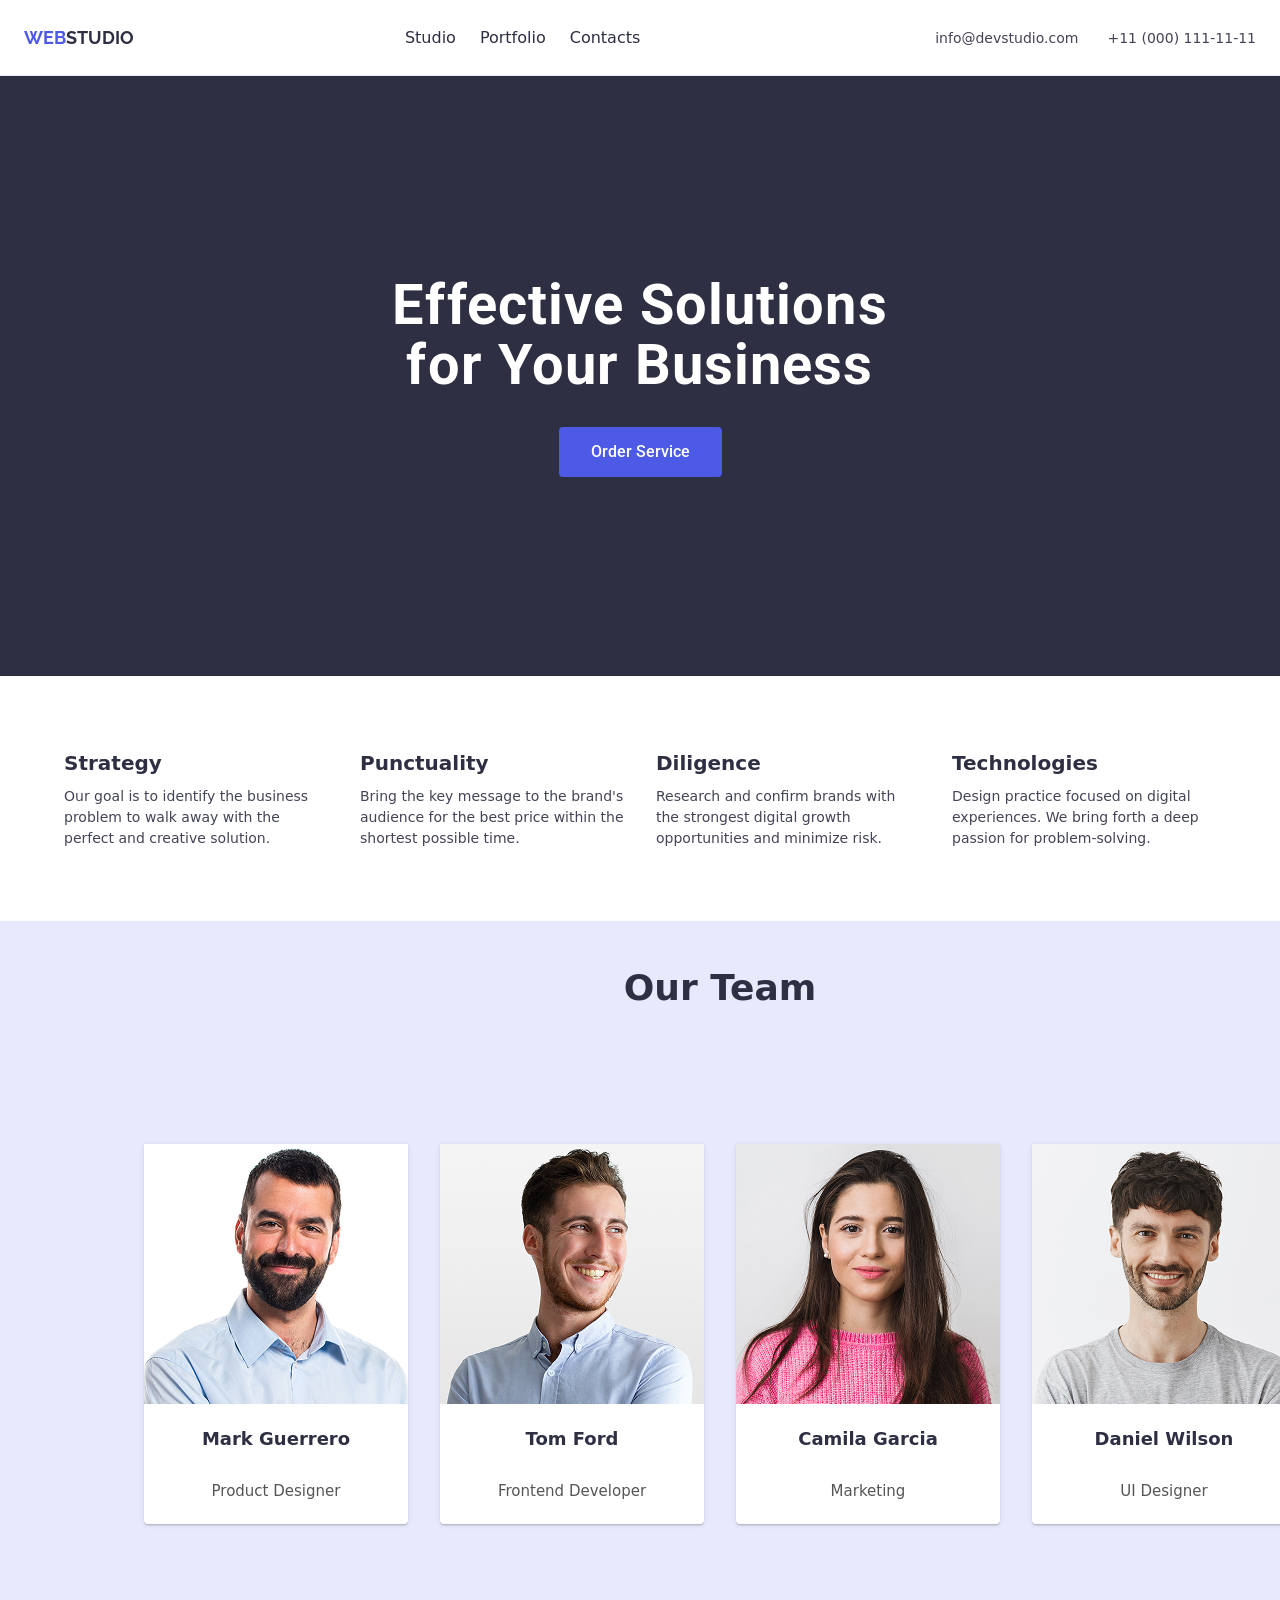
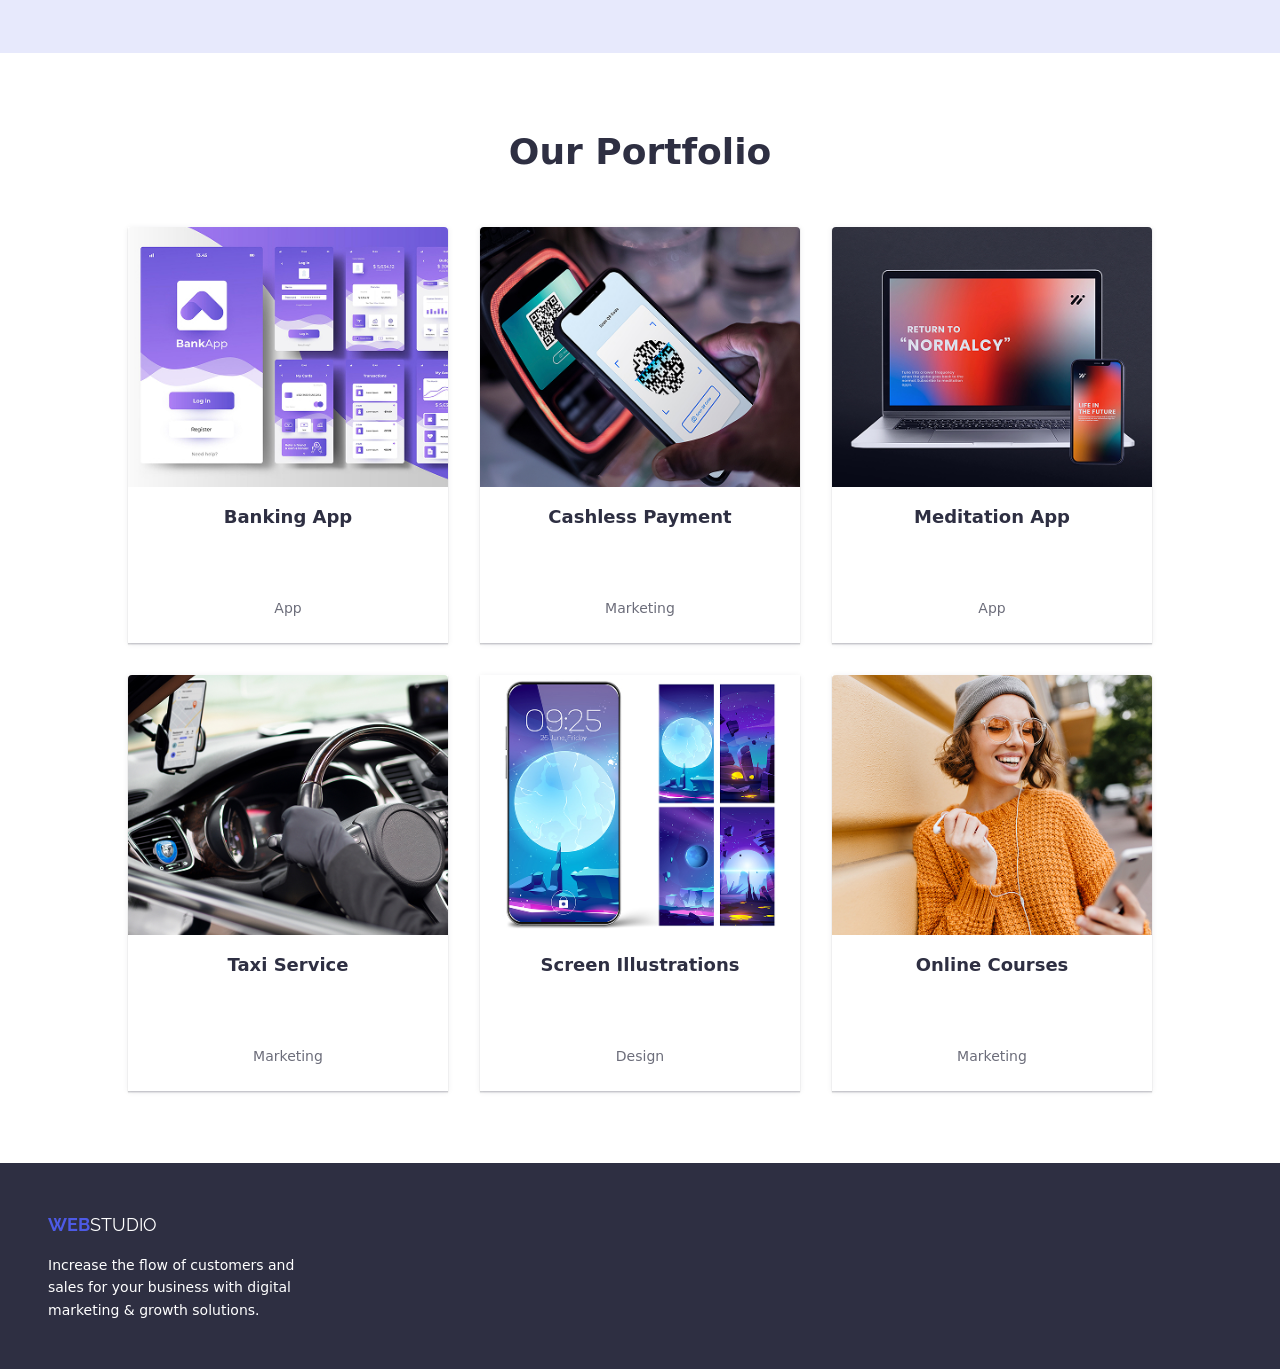
<file: index.html>
<!DOCTYPE html>
<html lang="en">
  <head>
    <meta charset="UTF-8" />
    <meta name="description" content="Web Studio Version 5" />
    <title>Web Studio Version 5</title>
    <link rel="stylesheet" href="css/reset.css" />
    <link
      rel="stylesheet"
      href="https://cdnjs.cloudflare.com/ajax/libs/modern-normalize/3.0.1/modern-normalize.min.css"
    />
    <link
      rel="stylesheet"
      href="https://fonts.googleapis.com/css2?family=Roboto:wght@300;400;700&family=Raleway:wght@700&display=swap"
    />
    <link rel="stylesheet" href="css/styles.css" />
  </head>
  <body>
    <header class="header">
      <div class="header-container">
        <!-- Logo -->
        <a href="/" class="logo">
          <span class="logo-web">WEB</span
          ><span class="logo-studio">STUDIO</span>
        </a>

        <!-- Menü -->
        <nav>
          <ul class="nav-list">
            <li><a href="#studio">Studio</a></li>
            <li><a href="#portfolio">Portfolio</a></li>
            <li><a href="#contacts">Contacts</a></li>
          </ul>
        </nav>

        <!-- İletişim -->
        <div class="contact-info">
          <a href="mailto:info@devstudio.com">info@devstudio.com</a>
          <a href="tel:+110001111111">+11 (000) 111-11-11</a>
        </div>
      </div>
    </header>

    <main>
      <section class="hero-section">
        <!-- Büyük Başlık -->
        <h1>Effective Solutions<br />for Your Business</h1>

        <!-- Buton -->
        <button type="button" class="cta-button">Order Service</button>
      </section>
      <section class="about-section">
        <ul>
          <li>
            <h3>Strategy</h3>
            <p>
              Our goal is to identify the business problem to walk away with the
              perfect and creative solution.
            </p>
          </li>
          <li>
            <h3>Punctuality</h3>
            <p>
              Bring the key message to the brand's audience for the best price
              within the shortest possible time.
            </p>
          </li>
          <li>
            <h3>Diligence</h3>
            <p>
              Research and confirm brands with the strongest digital growth
              opportunities and minimize risk.
            </p>
          </li>
          <li>
            <h3>Technologies</h3>
            <p>
              Design practice focused on digital experiences. We bring forth a
              deep passion for problem-solving.
            </p>
          </li>
        </ul>
      </section>

      <!-- Ekip Tanıtımı -->
      <section class="team-section">
       <div class="container"></div>
        <h2>Our Team</h2>
        <ul class="team-list">
          <li>
            <img src="./images/img.jpg" alt="Mark Guerrero" width="264" />
            <p>
              <span class="name">Mark Guerrero</span><br />
              <span class="role">Product Designer</span>
            </p>
          </li>
          <li>
            <img src="./images/img1.jpg" alt="Tom Ford" width="264" />
            <p>
              <span class="name">Tom Ford</span><br />
              <span class="role">Frontend Developer</span>
            </p>
          </li>
          <li>
            <img src="./images/img2.jpg" alt="Camila Garcia" width="264" />
            <p>
              <span class="name">Camila Garcia</span><br />
              <span class="role">Marketing</span>
            </p>
          </li>
          <li>
            <img src="./images/img3.jpg" alt="Daniel Wilson" width="264" />
            <p>
              <span class="name">Daniel Wilson</span><br />
              <span class="role">UI Designer</span>
            </p>
          </li>
        </ul>
      </section>
      <!--Portföy-->
      <section class="portfolio-section">
        <div class="container"></div>
        <h2>Our Portfolio</h2>
        <ul>
          <li>
            <img src="./images/imgg.jpg" alt="Banking App" width="360px" />
            <span class="portfolio-title">Banking App</span><br />
            <span class="portfolio-category">App</span>
          </li>
          <li>
            <img
              src="./images/img (1).jpg"
              alt="Cashless Payment"
              width="360px"
            />
            <span class="portfolio-title">Cashless Payment</span><br />
            <span class="portfolio-category">Marketing</span>
          </li>
          <li>
            <img
              src="./images/img (2).jpg"
              alt="Meditation App"
              width="360px"
            />
            <span class="portfolio-title">Meditation App</span><br />
            <span class="portfolio-category">App</span>
          </li>
          <li>
            <img src="./images/img (3).jpg" alt="Taxi Service" width="360px" />
            <span class="portfolio-title">Taxi Service</span><br />
            <span class="portfolio-category">Marketing</span>
          </li>
          <li>
            <img
              src="./images/img (5).jpg"
              alt="Screen Illustrations"
              width="360px"
            />
            <span class="portfolio-title">Screen Illustrations</span><br />
            <span class="portfolio-category">Design</span>
          </li>
          <li>
            <img
              src="./images/img (4).jpg"
              alt="Online Courses"
              width="360px"
            />
            <span class="portfolio-title">Online Courses</span><br />
            <span class="portfolio-category">Marketing</span>
          </li>
        </ul>
      </section>
    </main>

    <footer class="footer">
      <div class="container">
        <a href="/" class="footer-logo">
          <span class="footer-web">WEB</span
          ><span class="footer-studio">STUDIO</span>
        </a>
        <p>
          Increase the flow of customers and<br />
          sales for your business with digital<br />
          marketing & growth solutions.
        </p>
      </div>
    </footer>
  </body>
</html>
</file>
<file: css/styles.css>
/* Genel Ayarlar */
* {
  box-sizing: border-box;
  margin: 0;
  padding: 0;
}

body {
  width: 100%;            
  max-width: 1440px;      
  margin: 0 auto;         
  width: auto;
  margin: 0 auto;
  padding: 0 auto;
  color: #2e2f42;
  line-height: 1.5;
  overflow-x: hidden;
}

.container {
  max-width: 1440px;   
  width: 100%;
  margin: 0 auto;
  padding: 0 24px;     
  box-sizing: border-box;
}

img {
  display: block;
  max-width: 100%;
  height: auto;
}

/* Giriş */
.header {
  background-color: #ffffff;
  border-bottom: 1px solid #e7e9fc;
  padding: 24px 0;
}

.header-container {
  max-width: 1440px;
  width: 100%;
  margin: 0 auto;
  padding: 0 24px;
  display: flex;
  justify-content: space-between;
  align-items: center;
}

.logo {
  font-family: 'Raleway', sans-serif;
  font-size: 18px;
  font-weight: 700;
  text-decoration: none;
  color: #2e2f42;
}

.logo-web {
  color: #4d5ae5;
}

.nav-list {
  list-style: none;
  display: flex;
  gap: 24px;
}

.nav-list a {
  text-decoration: none;
  color: #2e2f42;
  font-weight: 500;
  transition: color 0.3s ease;
}

.nav-list a:hover {
  color: #4d5ae5;
}

.contact-info a {
  text-decoration: none;
  color: #434455;
  margin-left: 24px;
  font-size: 14px;
}

/* Büyük Başlık */
.hero-section {
  max-width: 1440px;
  width: 100%;
  height: 600px;
  margin: 0 auto; 
  background-color: #2e2f42;
  color: #ffffff;
  display: flex;
  flex-direction: column;
  justify-content: center;
  align-items: center;
  padding: 0 24px;
  box-sizing: border-box;
  text-align: center;
}


.hero-section h1 {
  font-family: 'Roboto', sans-serif;
  font-weight: 700;
  font-size: 56px;
  max-width: 600px;
  line-height: 60px;
  letter-spacing: 0.02em; 
  text-align: center;
  width: 600px;  
  margin: 0 0 32px 0; 
}

.cta-button {
  padding: 16px 32px;
  background-color: #4d5ae5;
  color: #fff;
  border: none;
  border-radius: 4px;
  font-family: 'Roboto', sans-serif;
  font-size: 16px;
  font-weight: 500;
  cursor: pointer;
  transition: background-color 0.3s ease;
}

.cta-button:hover {
  background-color: #404bbf;
}

/* Açıklama */
.about-section {
  font-family: 'Roboto' sans-serif;
  padding: 72px 24px;
  max-width: 1200px;
  margin: 0 auto;
}

.about-section ul {
  display: grid;
  grid-template-columns: repeat(auto-fit, minmax(240px, 1fr));
  gap: 32px;
  list-style: none;
}

.about-section h3 {
  font-family: 'Roboto' sans-serif;
  margin-bottom: 8px;
  font-size: 20px;
  font-weight: 700;
}

.about-section p {
  font-family: 'Roboto' sans-serif;
  color: #434455;
  font-size: 14px;
}

/* Ekip Tanıtımı */
.team-section {
  width: 1440px;
  height: 732px;
  font-family: 'Roboto' sans-serif;
  background-color: #e7e9fc;
  margin: 0 auto;
  display: flex;
  flex-direction: column;
  align-items: center;
}

.team-section h2 {
  margin: 40px 0 0;      
  font-size: 36px;
  font-weight: 700;
  color: #2e2f42;
  text-align: center;
}

.team-list {
  display: flex;
  gap: 32px;
  padding: 0;
  margin: auto 0;        
  list-style: none;
  align-self: center;    
}

.team-list li {
  width: 264px;
  height: 380px;
  background: #ffffff;
  border-bottom-left-radius: 4px;
  border-bottom-right-radius: 4px;
  overflow: hidden;
  display: flex;
  flex-direction: column;
  box-shadow:
    0px 2px 1px 0px rgba(46, 47, 66, 0.08),
    0px 1px 1px 0px rgba(46, 47, 66, 0.16),
    0px 1px 6px 0px rgba(46, 47, 66, 0.08);
}

.team-list li img {
  width: 264px;
  height: 260px;
  object-fit: cover;
}

.team-list li p {
  flex: 1;
  display: flex;
  flex-direction: column;
  justify-content: center;
  align-items: center;
  padding: 12px 8px;
  text-align: center;
}

.team-list .name {
  font-size: 18px;
  font-weight: 600;
  color: #2e2f42;
  margin-bottom: 4px;
}

.team-list .role {
  font-size: 15px;
  color: #555;
}

/* Portföy */
.portfolio-section {
  max-width: 1440px;
  margin: 0 auto;
  padding: 72px 24px;
  text-align: center;
}

.container {
  max-width: 1440px;   
  width: 100%;
  margin: 0 auto;
  padding: 0 24px;     
  box-sizing: border-box;
}

.portfolio-section h2 {
  font-size: 36px;
  margin-bottom: 48px;
  font-weight: 700;
  color: #2e2f42;
}

.portfolio-section ul {
  display: grid;
  grid-template-columns: repeat(3, 320px);
  gap: 32px;
  justify-content: center;
  margin: 0 auto;
  padding: 0;
  list-style: none;
}

.portfolio-section li {
  background-color: #ffffff;
  border-radius: 0; 
  box-shadow:
    0px 2px 1px 0px rgba(46, 47, 66, 0.08),
    0px 1px 1px 0px rgba(46, 47, 66, 0.16),
    0px 1px 6px 0px rgba(46, 47, 66, 0.08);
  overflow: hidden;
  display: flex;
  flex-direction: column;
}

.portfolio-section li img {
  width: 100%;
  height: 260px;               
  object-fit: cover;
  border-top-left-radius: 4px;
  border-top-right-radius: 4px;
  display: block;
}

.portfolio-section .portfolio-title,
.portfolio-section .portfolio-category {
  padding: 16px 12px 24px;     
  text-align: center;
}

.portfolio-section .portfolio-title {
  font-size: 18px;
  font-weight: 700;
  color: #2e2f42;
  margin: 0;
}

.portfolio-section .portfolio-category {
  font-size: 14px;
  font-weight: 400;
  color: #6c6d7a;
  margin: 4px 0 0;
}


/* Bitiş */
.footer {
  background-color: #2e2f42;
  color: #ffffff;
  padding: 48px 24px;
  text-align: left;
}

.footer-logo {
  font-family: 'Raleway', sans-serif;
  font-size: 18px;
  text-decoration: none;
  color: #ffffff;
  display: inline-block;
  margin: 0 auto;
  margin-bottom: 16px;
}

.footer-web {
  color: #4d5ae5;
  font-weight: 700;
}

.footer p {
  font-size: 14px;
  line-height: 1.6;
}
</file>
